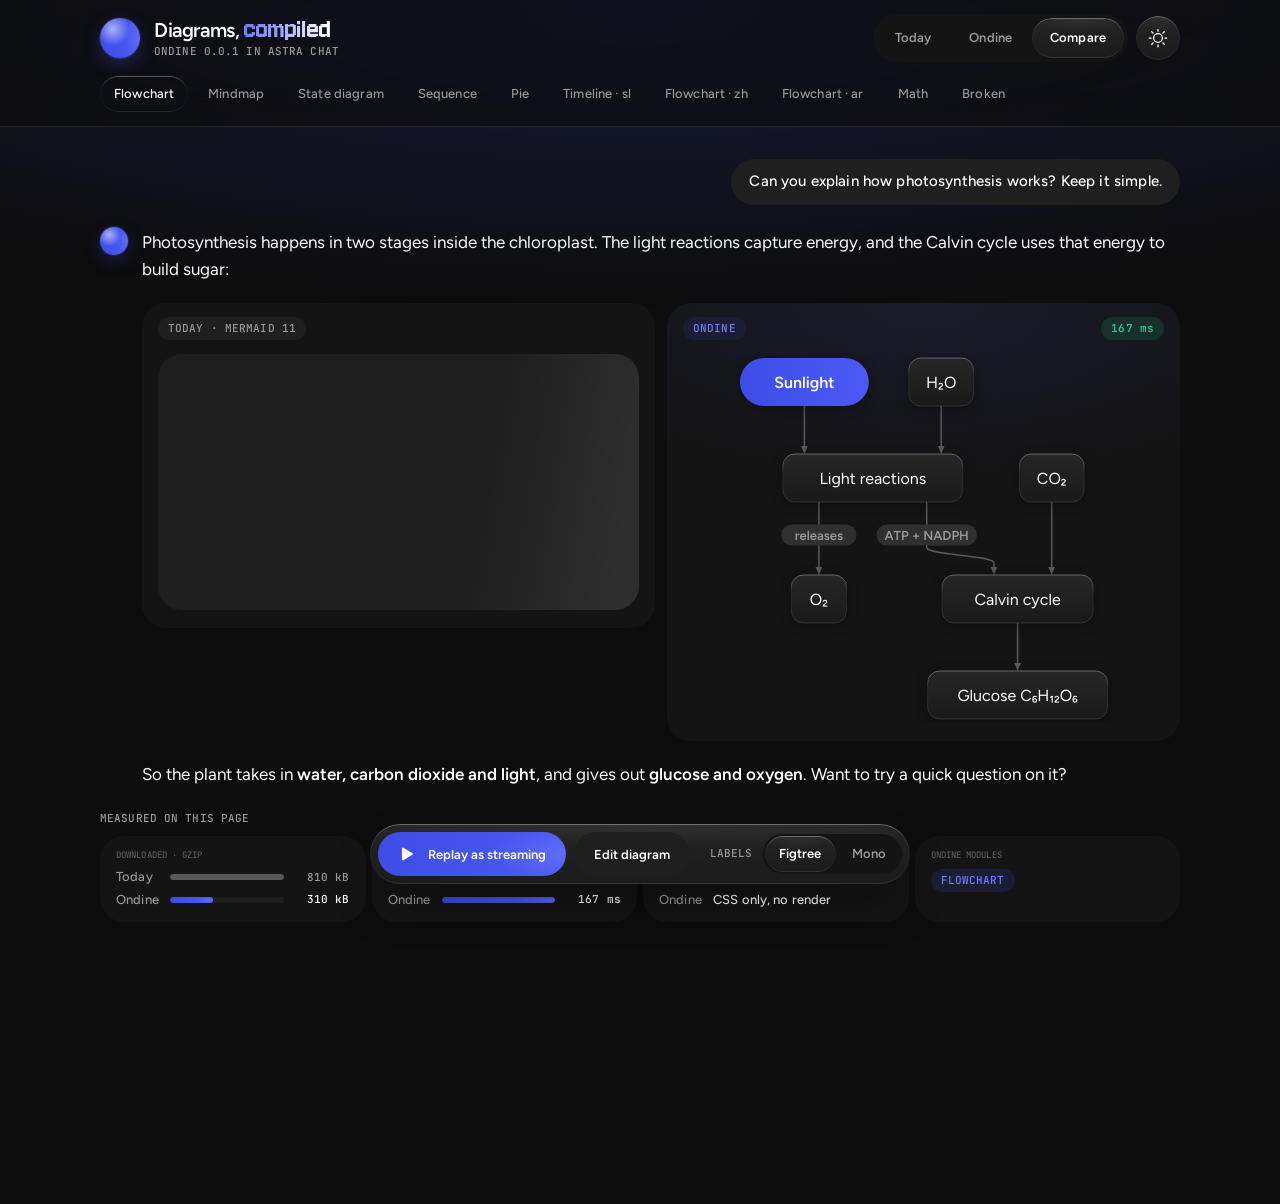
<file: index.html>
<!doctype html>
<html lang="en" data-theme="dark">
  <head>
    <meta charset="utf-8" />
    <meta name="viewport" content="width=device-width, initial-scale=1, viewport-fit=cover" />
    <title>Diagrams · Ondine demo</title>
    <link rel="preconnect" href="https://fonts.googleapis.com" />
    <link rel="preconnect" href="https://fonts.gstatic.com" crossorigin />
    <link
      rel="stylesheet"
      href="https://fonts.googleapis.com/css2?family=Figtree:wght@400;500;600;700&family=JetBrains+Mono:wght@500&family=Jersey+10&family=Noto+Sans+SC:wght@400;600&family=Noto+Sans+Arabic:wght@400;600&display=swap" />
    
  <link rel="stylesheet" crossorigin href="./chunk-vvq332h5.css"><script type="module" crossorigin src="./chunk-p4sm46zy.js"></script></head>
  <body>
    <!-- Radar's finishes as SVG paint, so Ondine's nodes can wear them -->
    <svg class="paints" aria-hidden="true" focusable="false">
      <defs>
        <linearGradient id="rd-glass" x1="0" y1="0" x2="0" y2="1">
          <stop offset="0" class="stop-glass-top" />
          <stop offset="1" class="stop-glass-bottom" />
        </linearGradient>
        <linearGradient id="rd-rim" x1="0" y1="0" x2="0" y2="1">
          <stop offset="0" class="stop-rim-top" />
          <stop offset="0.4" class="stop-rim-middle" />
          <stop offset="1" class="stop-rim-bottom" />
        </linearGradient>
        <linearGradient id="rd-brand" x1="0" y1="0" x2="1" y2="0">
          <stop offset="0" class="stop-brand-start" />
          <stop offset="1" class="stop-brand-end" />
        </linearGradient>
        <radialGradient id="rd-orb" cx="0.32" cy="0.28" r="0.85">
          <stop offset="0" class="stop-orb-light" />
          <stop offset="0.45" class="stop-brand-end" />
          <stop offset="1" class="stop-brand-start" />
        </radialGradient>
      </defs>
    </svg>

    <div class="glow" aria-hidden="true"></div>

    <header class="topbar">
      <div class="topbar-inner">
        <div class="brand">
          <span class="avatar" aria-hidden="true"></span>
          <div>
            <h1 class="title">Diagrams, <span class="accent">compiled</span></h1>
            <div class="eyebrow">Ondine 0.0.1 in Astra chat</div>
          </div>
        </div>
        <div class="controls">
          <div class="tray" role="radiogroup" aria-label="Renderer" id="mode">
            <span class="plate glass" aria-hidden="true"></span>
            <button role="radio" data-mode="mermaid">Today</button>
            <button role="radio" data-mode="ondine">Ondine</button>
            <button role="radio" data-mode="compare">Compare</button>
          </div>
          <button class="icon-button glass" id="theme" aria-label="Switch theme" title="Switch theme"></button>
        </div>
      </div>
      <nav class="chips" id="samples" aria-label="Examples"></nav>
    </header>

    <main class="chat" id="chat"></main>

    <section class="numbers" aria-label="Measured on this page">
      <div class="eyebrow">Measured on this page</div>
      <dl class="stats" id="stats"></dl>
    </section>

    <footer class="dock glass">
      <div class="dock-row">
        <button class="button brand" id="replay">
          <svg viewBox="0 0 256 256" width="16" height="16" fill="currentColor" aria-hidden="true"><path d="M240 128a15.74 15.74 0 0 1-7.6 13.51L88.32 229.65a16 16 0 0 1-16.2.3A15.86 15.86 0 0 1 64 216.13V39.87a15.86 15.86 0 0 1 8.12-13.82 16 16 0 0 1 16.2.3l144.08 88.14A15.74 15.74 0 0 1 240 128Z"/></svg>
          Replay as streaming
        </button>
        <button class="button weak" id="playground-toggle">Edit diagram</button>
        <div class="font-pick">
          <span class="eyebrow">Labels</span>
          <div class="tray small" role="radiogroup" aria-label="Ondine label font" id="font">
            <span class="plate glass" aria-hidden="true"></span>
            <button role="radio" data-font="sans">Figtree</button>
            <button role="radio" data-font="mono">Mono</button>
          </div>
        </div>
      </div>
    </footer>

    
  </body>
</html>
</file>
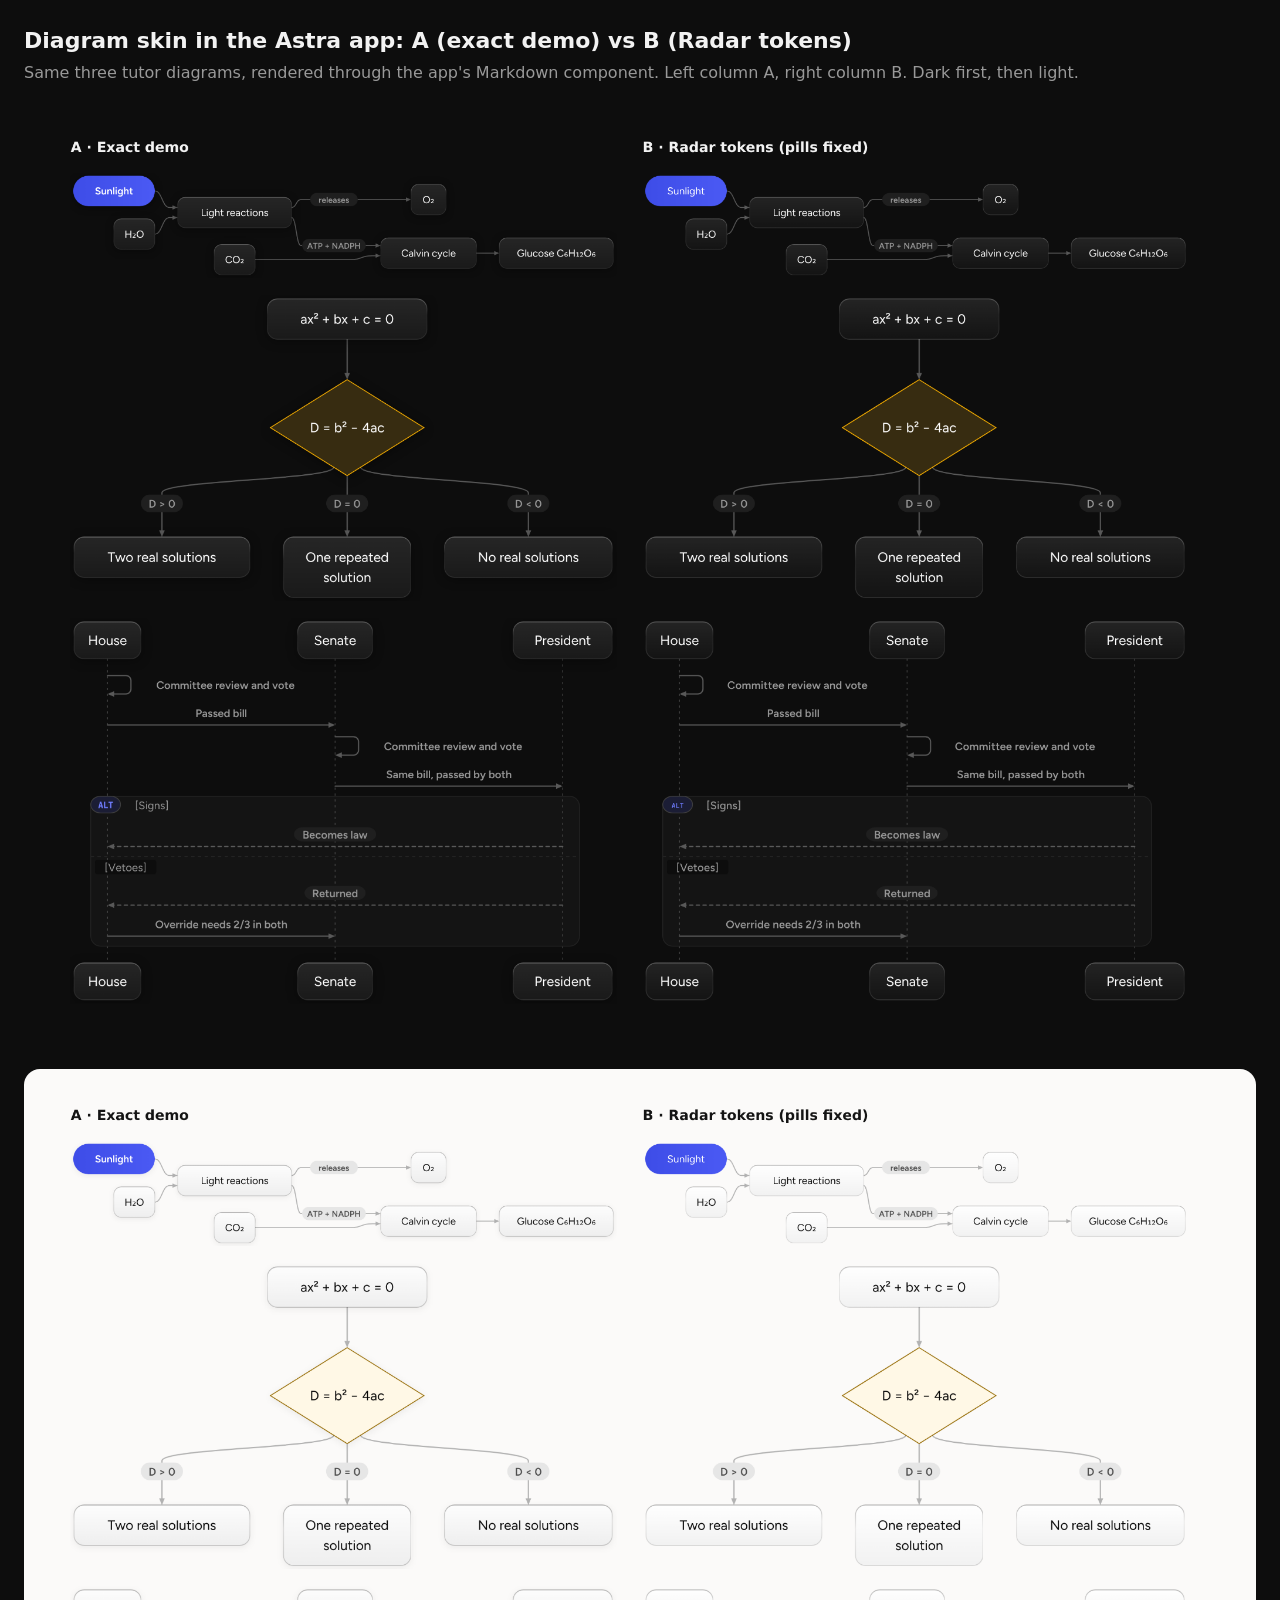
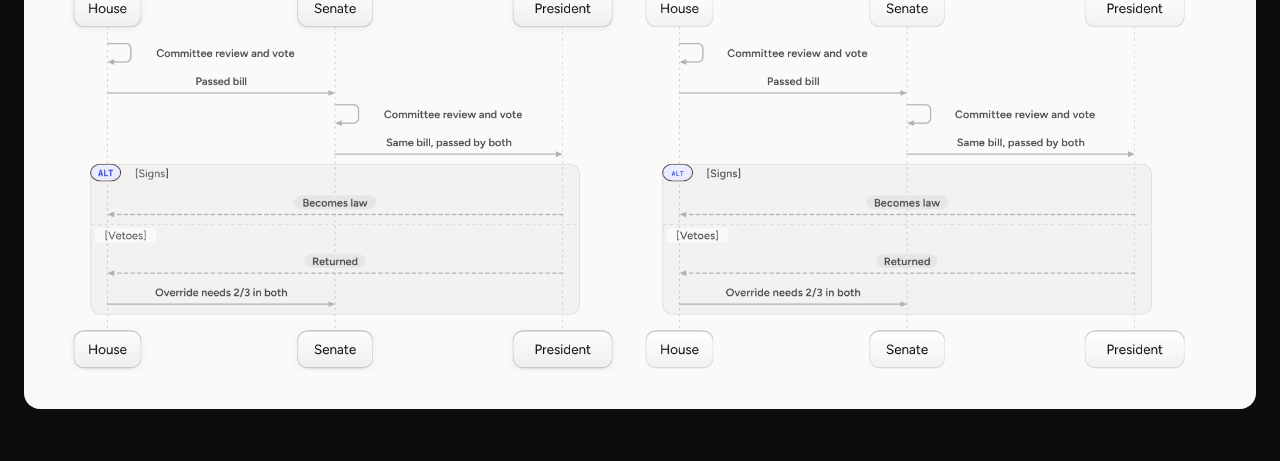
<file: skins/index.html>
<!doctype html>
<html lang="en"><head><meta charset="utf-8"><meta name="viewport" content="width=device-width, initial-scale=1">
<title>Diagram skin: A vs B</title>
<style>
  body{margin:0;font:16px/1.5 system-ui,sans-serif;background:#0d0d0d;color:#f2f2f2}
  main{max-width:1400px;margin:0 auto;padding:24px}
  h1{font-size:22px;margin:0 0 4px} p{margin:0 0 16px;color:#999}
  img{width:100%;height:auto;display:block;border-radius:16px;margin:0 0 28px;background:#141414}
  .light{background:#fbfaf9}
</style></head>
<body><main>
<h1>Diagram skin in the Astra app: A (exact demo) vs B (Radar tokens)</h1>
<p>Same three tutor diagrams, rendered through the app's Markdown component. Left column A, right column B. Dark first, then light.</p>
<img src="./compare-dark.png" alt="Dark theme: A exact demo vs B Radar tokens">
<img class="light" src="./compare-light.png" alt="Light theme: A exact demo vs B Radar tokens">
</main></body></html>
</file>
<file: chunk-vvq332h5.css>
:root{--radar-font-sans:var(--font-figtree,"Figtree"),system-ui,sans-serif;--radar-font-mono:var(--font-jetbrains-mono,"JetBrains Mono"),ui-monospace,monospace;--radar-font-pixel:var(--font-pixel-face,"Jersey 10"),var(--radar-font-mono);--radar-gray-50:#f2f2f2;--radar-gray-100:#e6e6e6;--radar-gray-130:#dedede;--radar-gray-150:#d9d9d9;--radar-gray-200:#ccc;--radar-gray-300:#b2b2b2;--radar-gray-400:#999;--radar-gray-450:#8c8c8c;--radar-gray-650:#595959;--radar-gray-700:#4d4d4d;--radar-gray-750:#404040;--radar-gray-810:#303030;--radar-gray-860:#242424;--radar-gray-880:#1f1f1f;--radar-gray-920:#141414;--radar-gray-950:#0d0d0d;--radar-gray-970:#080808;--radar-blue-10:#ebecff;--radar-blue-70:#707dff;--radar-blue-90:#4b5af4;--radar-blue-100:#4353f3;--radar-blue-110:#3e4de8;--radar-blue-180:#1b1d35;--radar-yellow-10:#fff8e6;--radar-yellow-100:#fdb300;--radar-yellow-150:#956a00;--radar-yellow-180:#372c11;--radar-green-10:#e5fbf5;--radar-green-100:#1dd3a2;--radar-green-150:#117c60;--radar-green-180:#153129;--radar-orange-10:#fff4e8;--radar-orange-100:#ff901a;--radar-orange-150:#96550f;--radar-orange-180:#372715;--radar-red-10:#ffeded;--radar-red-100:#ff4d4d;--radar-red-130:#c23b3b;--radar-red-180:#371d1d;--radar-white:#fff;--radar-white-70:#ffffffb3;--radar-font-display-l:700 3.5rem/1 var(--radar-font-sans);--radar-font-display-l--letter-spacing:-.03em;--radar-font-heading-xl:600 2.5rem/1.02 var(--radar-font-sans);--radar-font-heading-xl--letter-spacing:-.02em;--radar-font-heading-s:600 1.75rem/1.02 var(--radar-font-sans);--radar-font-heading-s--letter-spacing:-.02em;--radar-font-title-l:600 1.25rem/1.25 var(--radar-font-sans);--radar-font-title-l--letter-spacing:-.02em;--radar-font-title-m:600 1.125rem/1.25 var(--radar-font-sans);--radar-font-title-m--letter-spacing:-.02em;--radar-font-body-14-regular:400 .875rem/1.4 var(--radar-font-sans);--radar-font-body-14-regular--letter-spacing:0;--radar-font-label-15-medium:500 .9375rem/1.25 var(--radar-font-sans);--radar-font-label-15-medium--letter-spacing:.01em;--radar-font-label-15-semibold:600 .9375rem/1.25 var(--radar-font-sans);--radar-font-label-15-semibold--letter-spacing:.01em;--radar-font-label-13-medium:500 .8125rem/1.25 var(--radar-font-sans);--radar-font-label-13-medium--letter-spacing:.01em;--radar-font-label-13-semibold:600 .8125rem/1.25 var(--radar-font-sans);--radar-font-label-13-semibold--letter-spacing:.01em;--radar-font-label-11-medium:500 .6875rem/1.25 var(--radar-font-sans);--radar-font-label-11-medium--letter-spacing:.01em;--radar-font-button-l:600 1rem/1 var(--radar-font-sans);--radar-font-button-l--letter-spacing:0;--radar-font-button-s:600 .8125rem/1 var(--radar-font-sans);--radar-font-button-s--letter-spacing:0;--radar-font-supporting-l:500 .9375rem/1.25 var(--radar-font-mono);--radar-font-supporting-l--letter-spacing:.01em;--radar-font-supporting-m:500 .8125rem/1.25 var(--radar-font-mono);--radar-font-supporting-m--letter-spacing:.01em;--radar-font-supporting-s:500 .6875rem/1.25 var(--radar-font-mono);--radar-font-supporting-s--letter-spacing:.01em;--radar-font-supporting-xs:500 .5625rem/1.25 var(--radar-font-mono);--radar-font-supporting-xs--letter-spacing:.01em;--radar-radius-m:12px;--radar-radius-l:24px;--radar-radius-xl:32px;--radar-radius-max:6000px}:root,[data-theme=dark]{--radar-bg-0:var(--radar-gray-950);--radar-bg-1:var(--radar-gray-920);--radar-bg-2:var(--radar-gray-880);--radar-bg-3:var(--radar-gray-810);--radar-bg-4:var(--radar-gray-750);--radar-bg-disabled:var(--radar-gray-880);--radar-bg-selection:var(--radar-blue-100);--radar-bg-success-weak:var(--radar-green-180);--radar-bg-warning-weak:var(--radar-orange-180);--radar-bg-danger-weak:var(--radar-red-180);--radar-bg-brand-weak:var(--radar-blue-180);--radar-bg-highlight-weak:var(--radar-yellow-180);--radar-border:var(--radar-gray-860);--radar-border-focus:#ff4fd8;--radar-text-primary:var(--radar-white);--radar-text-secondary:var(--radar-gray-400);--radar-text-tertiary:var(--radar-gray-650);--radar-text-on-media:var(--radar-white);--radar-text-on-media-secondary:var(--radar-white-70);--radar-text-disabled:var(--radar-gray-650);--radar-text-on-brand:var(--radar-white);--radar-text-brand:var(--radar-blue-100);--radar-text-highlight:var(--radar-yellow-100);--radar-text-success:var(--radar-green-100);--radar-text-warning:var(--radar-orange-100);--radar-text-danger:var(--radar-red-100);--radar-text-info:var(--radar-blue-70);--radar-gradient-brand:radial-gradient(55% 90% at 100% 50%,#ffffff1f,#fff0 70%),linear-gradient(90deg,var(--radar-blue-110),var(--radar-blue-90));--radar-gradient-brand-text:linear-gradient(90deg,#707dff,#99a2ff 40%,#d6daff 70%,#fff);--radar-glass-background:radial-gradient(90% 55% at 50% 0%,#ffffff0f,#fff0 70%),linear-gradient(180deg,#ffffff0d,#ffffff04),#181818;--radar-glass-rim:linear-gradient(180deg,#ffffff4d 0%,#ffffff29 10%,#ffffff0d 30%,#ffffff05 55%,#ffffff08 78%,#ffffff1a 100%);--radar-glass-rim-inset:0px;--radar-glass-bevel:inset 0 1px 1px #ffffff0d;--radar-glass-danger-background:radial-gradient(90% 55% at 50% 0%,#ffffff0f,#fff0 70%),linear-gradient(180deg,#ffffff0d,#ffffff04),#371d1d;--radar-glass-danger-rim:linear-gradient(180deg,#ffffff4d 0%,#ffffff29 10%,#ffffff0d 30%,#ffffff05 55%,#ffffff08 78%,#ffffff1a 100%);--radar-glass-danger-rim-inset:0px;--radar-glass-danger-bevel:inset 0 1px 1px #ffffff0d;--radar-glass-success-background:radial-gradient(90% 55% at 50% 0%,#ffffff0f,#fff0 70%),linear-gradient(180deg,#ffffff0d,#ffffff04),#153129;--radar-glass-success-rim:linear-gradient(180deg,#ffffff4d 0%,#ffffff29 10%,#ffffff0d 30%,#ffffff05 55%,#ffffff08 78%,#ffffff1a 100%);--radar-glass-success-rim-inset:0px;--radar-glass-success-bevel:inset 0 1px 1px #ffffff0d;--radar-skeleton:linear-gradient(100deg,#fff0 35%,#ffffff12 50%,#fff0 65%),#1f1f1f;--radar-gradient-selection:linear-gradient(135deg,#c9cfff 0%,#8b98ff 30%,#4353f3 65%,#2f3ccf 100%);--radar-gradient-glow:radial-gradient(120% 80% at 50% 0%,#4353f338,#4353f314 45%,transparent 75%);--radar-gradient-underline:linear-gradient(90deg,transparent 0%,#ffffff59 25%,#fff 50%,#ffffff59 75%,transparent 100%);--radar-gradient-underline-glow:radial-gradient(ellipse 60% 100% at 50% 100%,#ffffff1a 0%,#ffffff09 45%,transparent 75%);--radar-gradient-starfield:radial-gradient(1.2px 1.2px at 25px 35px,#ffffff80 50%,transparent 51%),radial-gradient(1.2px 1.2px at 150px 95px,#ffffff4d 50%,transparent 51%),radial-gradient(1.6px 1.6px at 210px 170px,#fff6 50%,transparent 51%),radial-gradient(1.2px 1.2px at 90px 210px,#ffffff47 50%,transparent 51%),radial-gradient(1.4px 1.4px at 300px 60px,#ffffff59 50%,transparent 51%);--radar-comet-stops:transparent 0deg 250deg,#5b6bffd9 320deg,#c7ceff 350deg,transparent 360deg;--radar-comet-width:1px;--radar-comet-lap:5s}@media (max-width:calc(64rem - .001px)){:root{--radar-font-display-l:700 2.75rem/1 var(--radar-font-sans);--radar-font-heading-xl:600 2rem/1.02 var(--radar-font-sans);--radar-font-heading-s:600 1.4375rem/1.02 var(--radar-font-sans);--radar-font-title-l:600 1.125rem/1.25 var(--radar-font-sans);--radar-font-title-m:600 1rem/1.25 var(--radar-font-sans);--radar-font-supporting-l:500 .875rem/1.25 var(--radar-font-mono);--radar-font-supporting-m:500 .75rem/1.25 var(--radar-font-mono);--radar-font-supporting-s:500 .625rem/1.25 var(--radar-font-mono);--radar-font-supporting-xs:500 .5rem/1.25 var(--radar-font-mono)}}@property --radar-comet-angle{syntax:"<angle>";inherits:false;initial-value:0deg}[data-theme=light]{--radar-bg-0:var(--radar-white);--radar-bg-1:var(--radar-gray-50);--radar-bg-2:var(--radar-gray-100);--radar-bg-3:var(--radar-gray-150);--radar-bg-4:var(--radar-gray-200);--radar-bg-disabled:var(--radar-gray-100);--radar-bg-selection:var(--radar-blue-100);--radar-bg-success-weak:var(--radar-green-10);--radar-bg-warning-weak:var(--radar-orange-10);--radar-bg-danger-weak:var(--radar-red-10);--radar-bg-brand-weak:var(--radar-blue-10);--radar-bg-highlight-weak:var(--radar-yellow-10);--radar-border:var(--radar-gray-130);--radar-border-focus:#ff4fd8;--radar-text-primary:var(--radar-gray-970);--radar-text-secondary:var(--radar-gray-700);--radar-text-tertiary:var(--radar-gray-450);--radar-text-on-media:var(--radar-white);--radar-text-on-media-secondary:var(--radar-white-70);--radar-text-disabled:var(--radar-gray-300);--radar-text-on-brand:var(--radar-white);--radar-text-brand:var(--radar-blue-100);--radar-text-highlight:var(--radar-yellow-150);--radar-text-success:var(--radar-green-150);--radar-text-warning:var(--radar-orange-150);--radar-text-danger:var(--radar-red-130);--radar-text-info:var(--radar-blue-110);--radar-gradient-brand:radial-gradient(55% 90% at 100% 50%,#ffffff1f,#fff0 70%),linear-gradient(90deg,var(--radar-blue-110),var(--radar-blue-90));--radar-gradient-brand-text:linear-gradient(90deg,#4353f3,#3e4de8 40%,#28318f 70%,#080808);--radar-glass-background:linear-gradient(180deg,#fdfdfd 0%,#f6f6f6 45%,#efefef 100%),#f6f6f6;--radar-glass-rim:linear-gradient(180deg,#00000070 0%,#0000004d 14%,#00000029 38%,#0000001a 65%,#0003 100%);--radar-glass-rim-inset:-1px;--radar-glass-bevel:inset 0 3px 1.5px #fff,inset 0 -2.5px 1.5px #ffffffe6,inset 0 0 0 1.5px #ffffff8c,inset 0 0 0 1px #0000000d,inset 0 14px 18px -12px #fff9;--radar-glass-danger-background:radial-gradient(90% 55% at 50% 0%,#ffffff38,#fff0 70%),linear-gradient(180deg,#ffffff1f,#ffffff05),#eb4444;--radar-glass-danger-rim:linear-gradient(180deg,#c23b3b 0%,#d63b3b 30%,#eb4444 55%,#d63b3b 78%,#c23b3b 100%);--radar-glass-danger-rim-inset:-1px;--radar-glass-danger-bevel:inset 0 1px 0 #ffffffe6,0 1px 2px #0000000f;--radar-glass-success-background:radial-gradient(90% 55% at 50% 0%,#ffffff38,#fff0 70%),linear-gradient(180deg,#ffffff1f,#ffffff05),#148f6e;--radar-glass-success-rim:linear-gradient(180deg,#0f6c53 0%,#117c60 30%,#148f6e 55%,#117c60 78%,#0f6c53 100%);--radar-glass-success-rim-inset:-1px;--radar-glass-success-bevel:inset 0 1px 0 #ffffffe6,0 1px 2px #0000000f;--radar-skeleton:linear-gradient(100deg,#fff0 35%,#ffffffbf 50%,#fff0 65%),#ebebeb;--radar-gradient-selection:linear-gradient(135deg,#c9cfff 0%,#8b98ff 30%,#4353f3 65%,#2f3ccf 100%);--radar-gradient-glow:radial-gradient(120% 80% at 50% 0%,#4353f31f,transparent 70%);--radar-gradient-underline:linear-gradient(90deg,transparent 0%,#00000040 25%,#000000b3 50%,#00000040 75%,transparent 100%);--radar-gradient-underline-glow:radial-gradient(ellipse 60% 100% at 50% 100%,#0000000f 0%,#00000005 45%,transparent 75%);--radar-gradient-starfield:radial-gradient(1.2px 1.2px at 25px 35px,#1c1a1880 50%,transparent 51%),radial-gradient(1.2px 1.2px at 150px 95px,#1c1a184d 50%,transparent 51%),radial-gradient(1.6px 1.6px at 210px 170px,#1c1a1866 50%,transparent 51%),radial-gradient(1.2px 1.2px at 90px 210px,#1c1a1847 50%,transparent 51%),radial-gradient(1.4px 1.4px at 300px 60px,#1c1a1859 50%,transparent 51%);--radar-comet-stops:transparent 0deg 250deg,#4353f3b3 320deg,#2f3fd4 350deg,transparent 360deg;--radar-comet-width:1px;--radar-comet-lap:5s}:root{--font-figtree:"Figtree","Noto Sans SC","Noto Sans Arabic";--font-jetbrains-mono:"JetBrains Mono";--font-pixel-face:"Jersey 10";--buncss-light: ;--buncss-dark:initial;color-scheme:dark}[data-theme=light]{--buncss-light:initial;--buncss-dark: ;color-scheme:light}*{box-sizing:border-box}html,body{background:var(--radar-bg-0);color:var(--radar-text-primary);font-family:var(--radar-font-sans);-webkit-font-smoothing:antialiased;margin:0}body{display:flex;flex-direction:column;min-height:100dvh;transition:background .22s,color .22s}button,textarea{font:inherit;color:inherit}button:focus-visible{outline:1px solid var(--radar-border-focus);outline-offset:3px}.paints{position:absolute;width:0;height:0}.glass{position:relative;background:var(--radar-glass-background);box-shadow:var(--radar-glass-bevel);color:var(--radar-text-primary)}.glass:after{content:"";position:absolute;inset:var(--radar-glass-rim-inset,0);border-radius:inherit;pointer-events:none;background:var(--radar-glass-rim);mask:linear-gradient(#000 0 0) content-box exclude,linear-gradient(#000 0 0);padding:1px}.eyebrow{font:var(--radar-font-supporting-s);letter-spacing:var(--radar-font-supporting-s--letter-spacing);text-transform:uppercase;color:var(--radar-text-secondary)}.tag{display:inline-flex;border-radius:var(--radar-radius-max);white-space:nowrap;text-transform:uppercase;font:var(--radar-font-supporting-s);letter-spacing:var(--radar-font-supporting-s--letter-spacing);font-variant-numeric:tabular-nums;background:var(--radar-weak-fill,var(--radar-bg-2));color:var(--radar-text-secondary);align-items: center;height:23px;padding:0 10px}.tag.time{text-transform:none}.tag:empty{display:none}.tag.brand{background:var(--radar-bg-brand-weak);color:var(--radar-text-info)}.tag.success{background:var(--radar-bg-success-weak);color:var(--radar-text-success)}.button{position:relative;display:inline-flex;border-radius:var(--radar-radius-max);font:var(--radar-font-button-s);cursor:pointer;border:0;align-items: center;gap:8px;height:44px;padding:0 20px;transition:scale .22s cubic-bezier(.2,.8,.2,1)}.button:active{scale:.97}.button.brand{background:var(--radar-gradient-brand);color:var(--radar-text-on-brand)}.button.weak{background:var(--radar-weak-fill,var(--radar-bg-2));color:var(--radar-text-primary)}.icon-button{display:grid;border-radius:var(--radar-radius-max);cursor:pointer;border:0;flex:none;place-items: center;width:44px;height:44px}.tray{position:relative;isolation:isolate;display:inline-flex;border-radius:var(--radar-radius-max);background:var(--radar-tray-fill,var(--radar-bg-1));gap:2px;padding:4px}.tray button{position:relative;z-index:1;border-radius:var(--radar-radius-max);color:var(--radar-text-secondary);font:var(--radar-font-label-13-semibold);letter-spacing:var(--radar-font-label-13-semibold--letter-spacing);white-space:nowrap;cursor:pointer;background:0 0;border:0;height:40px;padding:0 18px;transition:color .22s}.tray button[aria-checked=true]{color:var(--radar-text-primary)}.tray .plate{position:absolute;z-index:0;border-radius:var(--radar-radius-max);pointer-events:none;height:40px;transition:translate .32s cubic-bezier(.2,.8,.2,1),width .32s cubic-bezier(.2,.8,.2,1);top:4px;left:0}.tray.small{padding:2px}.tray.small button{height:36px;padding:0 14px}.tray.small .plate{height:36px;top:2px}.meter{position:relative;border-radius:var(--radar-radius-max);background:var(--radar-weak-fill,var(--radar-bg-2));overflow:hidden;flex:1;min-width:40px;height:6px}.meter>span{position:absolute;border-radius:inherit;background:var(--radar-text-tertiary);transition:width .42s cubic-bezier(.2,.8,.2,1);inset:0 auto 0 0}.meter.ondine>span{background:var(--radar-gradient-brand)}.avatar{border-radius:var(--radar-radius-max);background:radial-gradient(circle at 32% 28%,#ffffff8c,transparent 42%),var(--radar-gradient-brand);flex:none;width:40px;height:40px;box-shadow:0 0 0 1px #ffffff14,0 6px 20px -6px #4353f3b3}.avatar.small{width:28px;height:28px;margin-top:2px}.glow{position:fixed;background:var(--radar-gradient-glow);pointer-events:none;z-index:0;height:520px;inset:0 0 auto}.topbar{position:sticky;z-index:3;background:color-mix(in srgb,var(--radar-bg-0)72%,transparent);backdrop-filter:blur(20px)saturate(1.2);border-bottom:1px solid var(--radar-border);top:0}.topbar-inner{display:flex;justify-content:space-between;align-items: center;gap:12px;max-width:1120px;margin:0 auto;padding:14px 20px 12px}.brand{display:flex;align-items: center;gap:14px;min-width:0}.title{font:var(--radar-font-title-l);letter-spacing:var(--radar-font-title-l--letter-spacing);margin:0 0 2px}.accent{font-family:var(--radar-font-pixel);letter-spacing:0;background:var(--radar-gradient-brand-text);color:#0000;-webkit-background-clip:text;background-clip:text;font-size:1.45em;font-weight:400;line-height:.8}[data-theme=light] .accent{color:var(--radar-text-brand);background:0 0}.controls{display:flex;align-items: center;gap:8px}.chips{display:flex;overflow-x:auto;scrollbar-width:none;gap:6px;max-width:1120px;margin:0 auto;padding:2px 20px 14px}.chip{border-radius:var(--radar-radius-max);color:var(--radar-text-secondary);font:var(--radar-font-label-13-medium);letter-spacing:var(--radar-font-label-13-medium--letter-spacing);cursor:pointer;background:0 0;border:0;flex:none;height:36px;padding:0 14px;transition:color .16s}.chip:hover,.chip.glass{color:var(--radar-text-primary)}.chat{position:relative;z-index:1;flex:1;width:100%;max-width:1120px;margin:0 auto;padding:32px 20px 24px}.numbers{position:relative;z-index:1;width:100%;max-width:1120px;margin:0 auto;padding:0 20px 128px}.numbers .stats{margin-top:10px}.user-row{display:flex;justify-content:flex-end;padding-bottom:20px}.user-bubble{border-radius:var(--radar-radius-l);background:var(--radar-bg-2);font:var(--radar-font-label-15-medium);letter-spacing:var(--radar-font-label-15-medium--letter-spacing);max-width:70%;padding:12px 18px;line-height:1.45}.tutor{display:flex;align-items: flex-start;gap:14px}.tutor-body{flex:1;min-width:0;font-size:1.0625rem;line-height:1.6}.tutor-body p{min-height:1.6em;margin:4px 0 0}.tutor-body strong{font-weight:600}.diagrams{display:grid;align-items: start;gap:12px;margin:20px 0}.diagrams.compare{grid-template-columns:1fr 1fr}.diagrams.compare.stacked{grid-template-columns:1fr}.pane{min-width:0}.diagrams.compare .pane{--radar-weak-fill:var(--radar-bg-2);background:var(--radar-bg-1);border-radius:var(--radar-radius-l);padding:14px 16px 18px}.diagrams.compare .pane[data-engine=ondine]{background:radial-gradient(120% 60% at 50% 0%,#4353f31a,transparent 70%),var(--radar-bg-1)}.pane header{display:flex;justify-content:space-between;align-items: center;gap:8px;margin-bottom:14px}.pane-body{display:flex;flex-direction:column;justify-content:center;min-height:120px}.svg>svg{display:block;max-width:100%;height:auto;margin:0 auto}.skeleton{border-radius:var(--radar-radius-l);background:var(--radar-skeleton);animation:1.6s linear infinite shine;background-size:200% 100%,auto;height:256px}@keyframes shine{0%{background-position:150% 0,0 0}to{background-position:-50% 0,0 0}}.code{border-radius:var(--radar-radius-m);background:var(--radar-bg-0);overflow-x:auto;font:var(--radar-font-supporting-m);font-variant-ligatures:none;color:var(--radar-text-secondary);margin:0;padding:16px;line-height:1.7}.code code{font:inherit;font-variant-ligatures:none}.error{border-radius:var(--radar-radius-m);background:var(--radar-bg-danger-weak);color:var(--radar-text-danger);font:var(--radar-font-supporting-s);letter-spacing:var(--radar-font-supporting-s--letter-spacing);white-space:pre;overflow-x:auto;margin-bottom:8px;padding:10px 14px;line-height:1.6}.playground{display:grid;gap:10px;margin-top:24px}.playground textarea{resize:vertical;border:1px solid var(--radar-border);border-radius:var(--radar-radius-l);background:var(--radar-bg-1);font:var(--radar-font-supporting-m);font-variant-ligatures:none;outline:none;width:100%;padding:16px 18px;line-height:1.7}.playground textarea:focus{border-color:var(--radar-border-focus)}.dock{position:fixed;z-index:3;left:50%;bottom:calc(16px + env(safe-area-inset-bottom));border-radius:var(--radar-radius-max);box-shadow:var(--radar-glass-bevel),0 24px 48px -16px #0009;width:auto;max-width:calc(100% - 32px);padding:8px;translate:-50%}[data-theme=light] .dock{box-shadow:var(--radar-glass-bevel),0 24px 48px -20px #00000040}.dock-row{display:flex;flex-wrap:wrap;align-items: center;gap:8px}.font-pick{display:flex;align-items: center;gap:10px;margin-inline-start:12px}.stats{display:grid;grid-template-columns:repeat(4,minmax(0,1fr));gap:6px;margin:12px 0 0}.stat{--radar-weak-fill:var(--radar-bg-2);border-radius:var(--radar-radius-l);background:var(--radar-bg-1);min-width:0;padding:14px 16px}.stat dt{font:var(--radar-font-supporting-xs);letter-spacing:var(--radar-font-supporting-xs--letter-spacing);text-transform:uppercase;color:var(--radar-text-tertiary)}.stat dd{display:grid;gap:6px;margin:8px 0 0}.stat dd.tags{display:flex;flex-wrap:wrap;gap:4px}.stat-line{display:flex;font:var(--radar-font-label-13-medium);letter-spacing:var(--radar-font-label-13-medium--letter-spacing);color:var(--radar-text-secondary);align-items: center;gap:8px}.stat-line .who{flex:none;width:46px}.stat-line .value{text-align:end;font:var(--radar-font-supporting-s);font-variant-numeric:tabular-nums;flex:none;min-width:58px}.stat-line.ondine .value,.stat-line .note.on{color:var(--radar-text-primary)}.ondine{--ondine-bg:var(--radar-bg-1);--ondine-fg:var(--radar-text-primary);--ondine-muted:var(--radar-text-secondary);--ondine-line:var(--rd-line);--ondine-border:var(--radar-gray-750);--ondine-surface:var(--radar-bg-2);--ondine-surface-alt:var(--radar-bg-2);--ondine-accent:var(--radar-blue-100);--ondine-critical:var(--radar-red-100);--ondine-series-1:var(--radar-blue-70);--ondine-series-2:var(--radar-yellow-100);--ondine-series-3:var(--radar-green-100);--ondine-series-4:var(--radar-orange-100);--ondine-series-5:var(--radar-red-100);--ondine-series-6:var(--radar-blue-10);--ondine-series-7:var(--radar-gray-400);--ondine-series-8:var(--radar-gray-650);--ondine-font:var(--radar-font-sans);--ondine-stroke:1px;--ondine-radius:var(--radar-radius-m);--ondine-title-weight:600;--ondine-heading-weight:600;--ondine-bold-weight:600;--rd-line:var(--radar-gray-650);font-weight:500}.diagrams:not(.compare) .ondine{--ondine-bg:var(--radar-bg-0)}[data-theme=light] .ondine{--rd-line:var(--radar-gray-300)}[data-ondine-font=mono] .ondine{--ondine-font:var(--radar-font-mono)}.stop-glass-top{stop-color:#262626}.stop-glass-bottom{stop-color:#1a1a1a}.stop-rim-top{stop-color:#ffffff52}.stop-rim-middle{stop-color:#ffffff0f}.stop-rim-bottom{stop-color:#ffffff1f}.stop-brand-start{stop-color:var(--radar-blue-110)}.stop-brand-end{stop-color:var(--radar-blue-90)}.stop-orb-light{stop-color:#8e98ff}[data-theme=light] .stop-glass-top{stop-color:#fdfdfd}[data-theme=light] .stop-glass-bottom{stop-color:#efefef}[data-theme=light] .stop-rim-top{stop-color:#0000004d}[data-theme=light] .stop-rim-middle{stop-color:#0000001f}[data-theme=light] .stop-rim-bottom{stop-color:#0003}.ondine .ondine-nodes .ondine-node>rect,.ondine .ondine-nodes .ondine-node>polygon,.ondine .ondine-actor>rect{fill:url(#rd-glass);stroke:url(#rd-rim);stroke-width:1px}.ondine .ondine-nodes .ondine-node{filter:drop-shadow(0 2px 6px #00000059)}[data-theme=light] .ondine .ondine-nodes .ondine-node{filter:drop-shadow(0 2px 4px #0000000f)}.ondine .ondine-node.ondine-shape-stadium>rect,.ondine .ondine-node.ondine-shape-circle>circle,.ondine .ondine-node.ondine-root>circle,.ondine .ondine-node.ondine-root>rect{fill:url(#rd-brand);stroke:none}.ondine .ondine-shape-stadium>text,.ondine .ondine-shape-circle>text,.ondine .ondine-root text{fill:var(--radar-text-on-brand);font-weight:600}.ondine .ondine-node.ondine-shape-diam>polygon{fill:var(--radar-bg-highlight-weak);stroke:var(--radar-text-highlight)}.ondine .ondine-edge>path:not(.ondine-marker){stroke-width:1.5px}.ondine-mindmap .ondine-edges{stroke-width:2px}.ondine .ondine-edge-label>rect{fill:var(--radar-bg-3);rx:10.5px}.ondine .ondine-edge-label>text{fill:var(--radar-text-secondary);font-size:13px;font-weight:600}.diagrams:not(.compare) .ondine .ondine-edge-label>rect{fill:var(--radar-bg-2)}.ondine .ondine-lifeline{stroke:var(--radar-gray-750);stroke-dasharray:2 5;stroke-linecap:round}[data-theme=light] .ondine .ondine-lifeline{stroke:var(--radar-gray-200)}.ondine .ondine-frame>rect:first-child{fill:color-mix(in srgb,var(--radar-text-primary)3%,transparent);stroke:var(--radar-border)}.ondine .ondine-frame>path{stroke:var(--radar-border)}.ondine .ondine-frame>rect:nth-of-type(2){fill:var(--ondine-bg)}.ondine .ondine-frame>rect:nth-of-type(3){fill:var(--radar-bg-brand-weak);rx:6px}.ondine .ondine-frame-kind{fill:var(--radar-text-info);font-family:var(--radar-font-mono);text-transform:uppercase;font-size:10px}.ondine .ondine-frame-label{fill:var(--radar-text-secondary);font-size:13px}.ondine .ondine-period>text,.ondine .ondine-slice-labels{fill:var(--radar-gray-970);font-weight:600}.ondine .ondine-period>rect{rx:var(--radar-radius-max)}.ondine .ondine-slices{stroke:var(--ondine-bg);stroke-width:3px}.ondine .ondine-legend text{fill:var(--radar-text-secondary)}.ondine .ondine-title{letter-spacing:-.02em;font-size:18px}@media (max-width:760px){.topbar-inner{flex-wrap:wrap;padding:12px 16px 10px}.brand .eyebrow{display:none}.chips{padding:0 16px 12px}.chat{padding:24px 16px 16px}.numbers{padding:0 16px 112px}.diagrams.compare{grid-template-columns:1fr}.user-bubble{max-width:85%}.tutor .avatar{display:none}.dock{bottom:calc(8px + env(safe-area-inset-bottom));width:calc(100% - 16px);max-width:none}.dock-row .button{flex:1;justify-content:center;padding:0 12px}.font-pick{display:none}.stats{grid-template-columns:1fr 1fr}}
</file>
